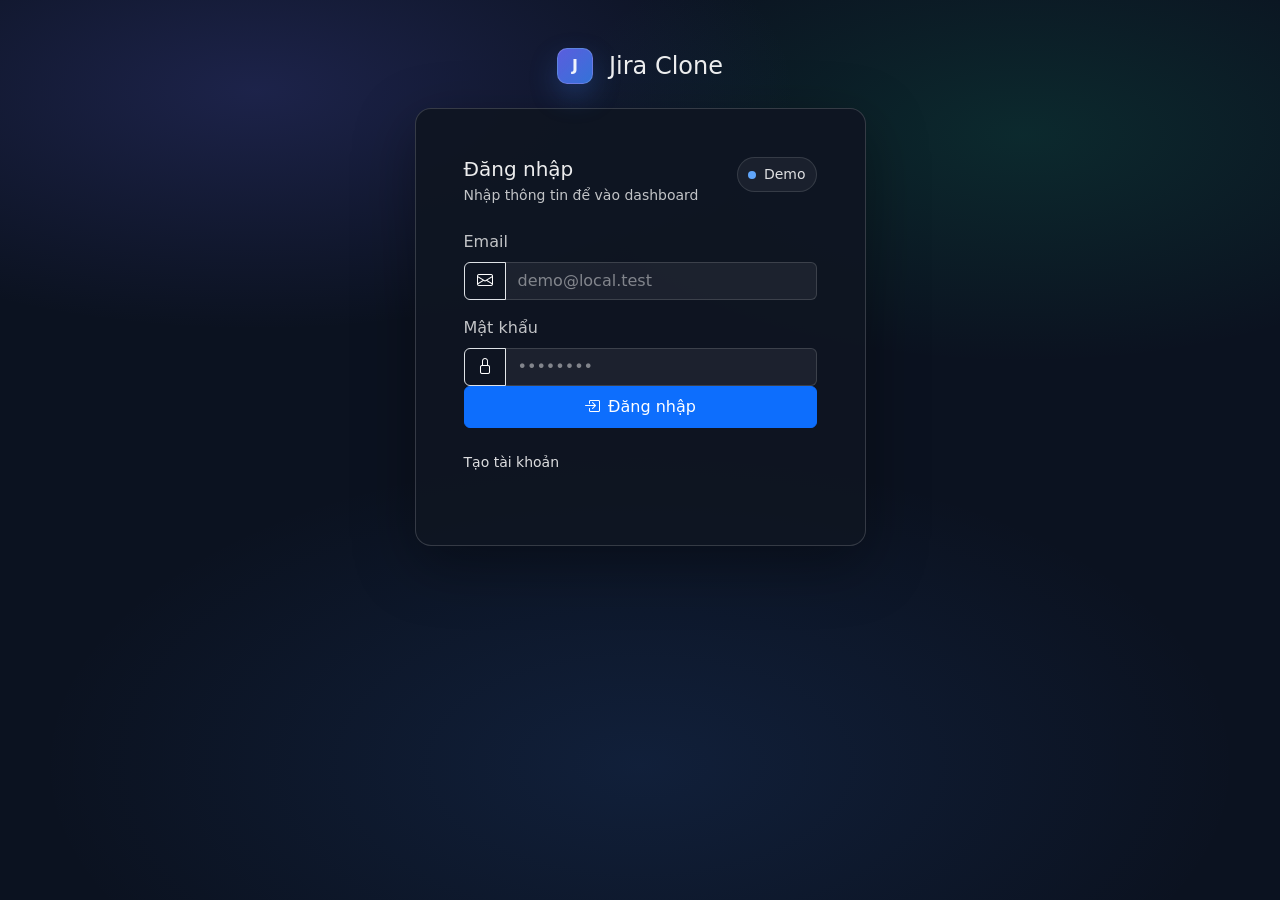
<file: static-ui/index.html>
<!doctype html>
<html lang="vi">
  <head>
    <meta charset="utf-8" />
    <meta name="viewport" content="width=device-width,initial-scale=1" />
    <title>Jira UI • Static</title>
    <meta http-equiv="refresh" content="0; url=sign-in.html" />
  </head>
  <body>
    <p>
      Redirecting to <a href="sign-in.html">sign-in</a>...
    </p>
  </body>
</html>
</file>
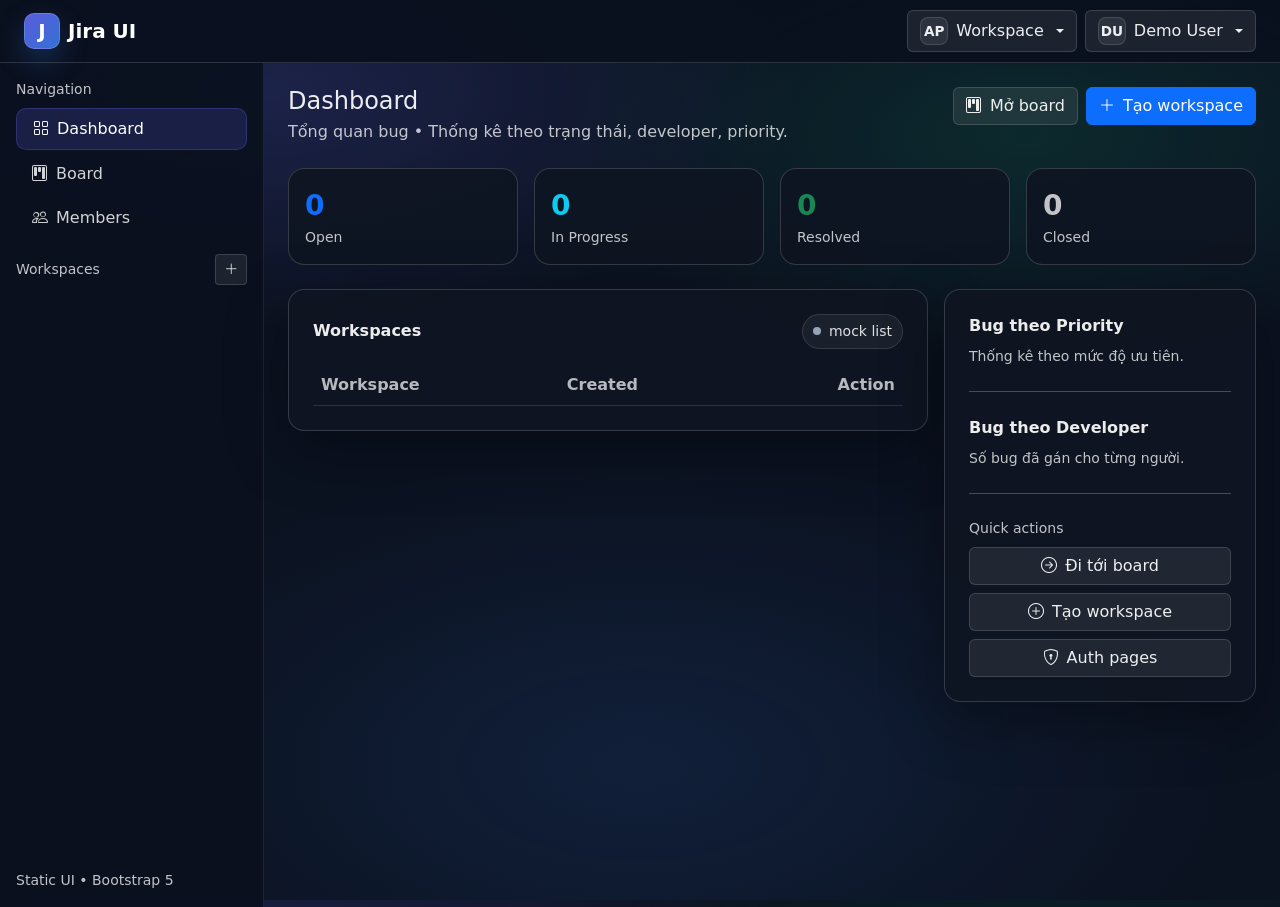
<file: static-ui/dashboard.html>
<!doctype html>
<html lang="vi">
  <head>
    <meta charset="utf-8" />
    <meta name="viewport" content="width=device-width,initial-scale=1" />
    <title>Jira UI • Dashboard</title>

    <link href="https://cdn.jsdelivr.net/npm/bootstrap@5.3.3/dist/css/bootstrap.min.css" rel="stylesheet" />
    <link href="https://cdn.jsdelivr.net/npm/bootstrap-icons@1.11.3/font/bootstrap-icons.min.css" rel="stylesheet" />
    <link href="assets/styles.css" rel="stylesheet" />
  </head>
  <body>
    <div class="app-shell">
      <!-- Navbar -->
      <nav class="navbar navbar-expand-lg app-navbar sticky-top">
        <div class="container-fluid px-3 px-lg-4">
          <a class="navbar-brand d-flex align-items-center gap-2 text-white" href="dashboard.html">
            <span class="brand-badge">J</span>
            <span class="fw-semibold">Jira UI</span>
          </a>

          <button class="btn btn-soft d-lg-none" type="button" data-bs-toggle="offcanvas" data-bs-target="#mobileSidebar">
            <i class="bi bi-list"></i>
          </button>

          <div class="d-none d-lg-flex align-items-center gap-3 ms-3">
            <div class="input-group">
<!--              <span class="input-group-text bg-transparent text-white border-opacity-25"><i class="bi bi-search"></i></span>-->
<!--              <input id="globalSearch" class="form-control" placeholder="Search (Ctrl+K)" />-->
            </div>
          </div>

          <div class="ms-auto d-flex align-items-center gap-2">
            <!-- Workspace switcher -->
            <div class="dropdown">
              <button class="btn btn-soft dropdown-toggle d-flex align-items-center gap-2" data-bs-toggle="dropdown" aria-expanded="false">
                <span id="currentWorkspaceAvatar" class="workspace-avatar">AP</span>
                <span id="currentWorkspaceName" class="text-truncate" style="max-width: 180px;">Workspace</span>
              </button>
              <ul class="dropdown-menu dropdown-menu-end" style="min-width: 320px;">
                <li class="px-3 pt-2 pb-1 small app-muted">Workspaces</li>
                <li><hr class="dropdown-divider" /></li>
                <div id="workspaceMenu"></div>
                <li><hr class="dropdown-divider" /></li>
                <li class="px-2 pb-2">
                  <button class="btn btn-primary w-100" data-bs-toggle="modal" data-bs-target="#createWorkspaceModal">
                    <i class="bi bi-plus-lg me-2"></i>Tạo workspace
                  </button>
                </li>
              </ul>
            </div>

            <!-- User -->
            <div class="dropdown">
              <button class="btn btn-soft dropdown-toggle d-flex align-items-center gap-2" data-bs-toggle="dropdown" aria-expanded="false">
                <span class="workspace-avatar" data-user-avatar>DU</span>
                <span class="d-none d-md-inline" data-user-name>Demo User</span>
              </button>
              <ul class="dropdown-menu dropdown-menu-end">
                <li class="px-3 pt-2 pb-1">
                  <div class="d-flex align-items-center gap-2">
                    <span class="fw-semibold" data-user-name>Demo User</span>
                    <span class="badge role-badge text-bg-secondary" data-user-role>Developer</span>
                  </div>
                  <div class="small app-muted" data-user-email>demo@local.test</div>
                </li>
                <li><hr class="dropdown-divider" /></li>
                <li><a class="dropdown-item" href="workspace.html"><i class="bi bi-kanban me-2"></i>Mở board</a></li>
                <li><a class="dropdown-item" href="#" data-action="logout"><i class="bi bi-box-arrow-right me-2"></i>Đăng xuất</a></li>
              </ul>
            </div>
          </div>
        </div>
      </nav>

      <div class="d-flex">
        <!-- Desktop sidebar -->
        <aside class="sidebar d-none d-lg-flex flex-column p-3" style="width: 264px; min-height: calc(100vh - 56px);">
          <div class="d-flex align-items-center justify-content-between mb-2">
            <div class="small app-muted">Navigation</div>
<!--            <span class="kbd-hint">Ctrl K</span>-->
          </div>

          <nav class="nav nav-pills flex-column gap-1 mb-3">
            <a class="nav-link active" href="dashboard.html"><i class="bi bi-grid me-2"></i>Dashboard</a>
            <a class="nav-link" href="workspace.html"><i class="bi bi-kanban me-2"></i>Board</a>
            <a class="nav-link" href="#" data-bs-toggle="modal" data-bs-target="#memberManagementModal"><i class="bi bi-people me-2"></i>Members</a>
          </nav>

          <div class="d-flex align-items-center justify-content-between mb-2">
            <div class="small app-muted">Workspaces</div>
            <button class="btn btn-sm btn-soft" data-bs-toggle="modal" data-bs-target="#createWorkspaceModal">
              <i class="bi bi-plus-lg"></i>
            </button>
          </div>
          <div id="workspaceListDesktop" class="nav nav-pills flex-column gap-1"></div>

          <div class="mt-auto pt-3 small app-muted">
            Static UI • Bootstrap 5
          </div>
        </aside>

        <!-- Content -->
        <main class="flex-grow-1">
          <div class="container-fluid px-3 px-lg-4 py-4">
            <div class="d-flex align-items-start justify-content-between flex-wrap gap-3">
              <div>
                <div class="h4 mb-1">Dashboard</div>
                <div class="app-muted">Tổng quan bug • Thống kê theo trạng thái, developer, priority.</div>
              </div>
              <div class="d-flex gap-2">
                <button class="btn btn-soft" onclick="location.href='workspace.html'"><i class="bi bi-kanban me-2"></i>Mở board</button>
                <button class="btn btn-primary" data-bs-toggle="modal" data-bs-target="#createWorkspaceModal"><i class="bi bi-plus-lg me-2"></i>Tạo workspace</button>
              </div>
            </div>

            <!-- Bug statistics -->
            <div class="row g-3 mt-2">
              <div class="col-6 col-md-3">
                <div class="stat-card">
                  <div class="stat-value text-primary" id="statOpen">0</div>
                  <div class="stat-label">Open</div>
                </div>
              </div>
              <div class="col-6 col-md-3">
                <div class="stat-card">
                  <div class="stat-value text-info" id="statInProgress">0</div>
                  <div class="stat-label">In Progress</div>
                </div>
              </div>
              <div class="col-6 col-md-3">
                <div class="stat-card">
                  <div class="stat-value text-success" id="statResolved">0</div>
                  <div class="stat-label">Resolved</div>
                </div>
              </div>
              <div class="col-6 col-md-3">
                <div class="stat-card">
                  <div class="stat-value app-muted" id="statClosed">0</div>
                  <div class="stat-label">Closed</div>
                </div>
              </div>
            </div>

            <div class="row g-3 mt-2">
              <div class="col-12 col-xl-8">
                <div class="app-card rounded-4 p-3 p-lg-4">
                  <div class="d-flex align-items-center justify-content-between mb-3">
                    <div class="fw-semibold">Workspaces</div>
                    <span class="chip"><span class="status-dot todo"></span> mock list</span>
                  </div>
                  <div class="table-responsive">
                    <table class="table app-table align-middle mb-0">
                      <thead>
                        <tr>
                          <th>Workspace</th>
                          <th>Created</th>
                          <th class="text-end">Action</th>
                        </tr>
                      </thead>
                      <tbody id="workspaceTableBody"></tbody>
                    </table>
                  </div>
                </div>
              </div>

              <div class="col-12 col-xl-4">
                <div class="app-card rounded-4 p-3 p-lg-4 h-100">
                  <div class="fw-semibold mb-2">Bug theo Priority</div>
                  <div class="app-muted small mb-3">Thống kê theo mức độ ưu tiên.</div>
                  <div id="dashboardByPriority"></div>

                  <hr class="border-opacity-25 my-4" />

                  <div class="fw-semibold mb-2">Bug theo Developer</div>
                  <div class="app-muted small mb-3">Số bug đã gán cho từng người.</div>
                  <div id="dashboardByDeveloper"></div>

                  <hr class="border-opacity-25 my-4" />

                  <div class="small app-muted">Quick actions</div>
                  <div class="d-grid gap-2 mt-2">
                    <a class="btn btn-soft" href="workspace.html"><i class="bi bi-arrow-right-circle me-2"></i>Đi tới board</a>
                    <button class="btn btn-soft" data-bs-toggle="modal" data-bs-target="#createWorkspaceModal"><i class="bi bi-plus-circle me-2"></i>Tạo workspace</button>
                    <a class="btn btn-soft" href="sign-in.html"><i class="bi bi-shield-lock me-2"></i>Auth pages</a>
                  </div>
                </div>
              </div>
            </div>
          </div>
        </main>
      </div>
    </div>

    <!-- Mobile sidebar -->
    <div class="offcanvas offcanvas-start sidebar text-white" tabindex="-1" id="mobileSidebar">
      <div class="offcanvas-header">
        <div class="d-flex align-items-center gap-2">
          <span class="brand-badge">J</span>
          <div>
            <div class="fw-semibold">Jira UI</div>
            <div class="small app-muted">Static</div>
          </div>
        </div>
        <button type="button" class="btn-close btn-close-white" data-bs-dismiss="offcanvas" aria-label="Close"></button>
      </div>
      <div class="offcanvas-body d-flex flex-column gap-3">
        <div class="input-group">
          <span class="input-group-text bg-transparent text-white border-opacity-25"><i class="bi bi-search"></i></span>
          <input id="globalSearchMobile" class="form-control" placeholder="Search (Ctrl+K)" />
        </div>

        <nav class="nav nav-pills flex-column gap-1">
          <a class="nav-link active" href="dashboard.html"><i class="bi bi-grid me-2"></i>Dashboard</a>
          <a class="nav-link" href="workspace.html"><i class="bi bi-kanban me-2"></i>Board</a>
          <a class="nav-link" href="#"><i class="bi bi-people me-2"></i>Members</a>
        </nav>

        <div class="d-flex align-items-center justify-content-between">
          <div class="small app-muted">Workspaces</div>
          <button class="btn btn-sm btn-soft" data-bs-toggle="modal" data-bs-target="#createWorkspaceModal">
            <i class="bi bi-plus-lg"></i>
          </button>
        </div>
        <div id="workspaceListMobile" class="nav nav-pills flex-column gap-1"></div>

        <div class="mt-auto">
          <a class="btn btn-soft w-100" href="#" data-action="logout"><i class="bi bi-box-arrow-right me-2"></i>Đăng xuất</a>
        </div>
      </div>
    </div>

    <!-- Create workspace modal -->
    <div class="modal fade" id="createWorkspaceModal" tabindex="-1" aria-hidden="true">
      <div class="modal-dialog modal-dialog-centered">
        <div class="modal-content app-card">
          <div class="modal-header border-opacity-25">
            <h5 class="modal-title">Tạo workspace</h5>
            <button type="button" class="btn-close btn-close-white" data-bs-dismiss="modal" aria-label="Close"></button>
          </div>
          <div class="modal-body">
            <form id="createWorkspaceForm" class="d-grid gap-3">
              <div>
                <label class="form-label app-muted">Tên workspace</label>
                <input class="form-control" name="name" placeholder="Ví dụ: Marketing Team" required />
              </div>
              <button class="btn btn-primary" type="submit"><i class="bi bi-check2-circle me-2"></i>Tạo</button>
              <div class="small app-muted">UI mock: tạo xong sẽ lưu localStorage.</div>
            </form>
          </div>
        </div>
      </div>
    </div>

    <!-- Member management modal -->
    <div class="modal fade" id="memberManagementModal" tabindex="-1" aria-hidden="true">
      <div class="modal-dialog modal-dialog-centered modal-lg">
        <div class="modal-content app-card">
          <div class="modal-header border-opacity-25">
            <div>
              <h5 class="modal-title">Quản trị thành viên</h5>
              <div class="small app-muted">Mời thành viên hoặc thiết lập vai trò (Manager, Developer, Tester) cho dự án.</div>
            </div>
            <button type="button" class="btn-close btn-close-white" data-bs-dismiss="modal" aria-label="Close"></button>
          </div>
          <div class="modal-body">
            <form id="inviteMemberForm" class="d-flex gap-2 mb-4">
              <input type="email" class="form-control" placeholder="Nhập email đồng đội để mời..." required />
              <select class="form-select" style="width: 140px;">
                <option value="developer">Developer</option>
                <option value="tester">Tester</option>
                <option value="manager">Manager</option>
              </select>
              <button class="btn btn-primary" type="submit"><i class="bi bi-envelope-plus"></i></button>
            </form>
            
            <div class="fw-semibold mb-2">Thành viên trong nhóm</div>
            <div class="table-responsive">
              <table class="table app-table align-middle">
                <thead>
                  <tr>
                    <th>Người dùng</th>
                    <th>Vai trò (Role)</th>
                    <th class="text-end">Hành động</th>
                  </tr>
                </thead>
                <tbody id="memberTableBody">
                  <!-- JS Mock -->
                </tbody>
              </table>
            </div>
          </div>
        </div>
      </div>
    </div>

    <div class="toast-container position-fixed top-0 end-0 p-3" id="toastContainer"></div>

    <script src="https://cdn.jsdelivr.net/npm/bootstrap@5.3.3/dist/js/bootstrap.bundle.min.js"></script>
    <script src="assets/app.js"></script>
  </body>
</html>
</file>
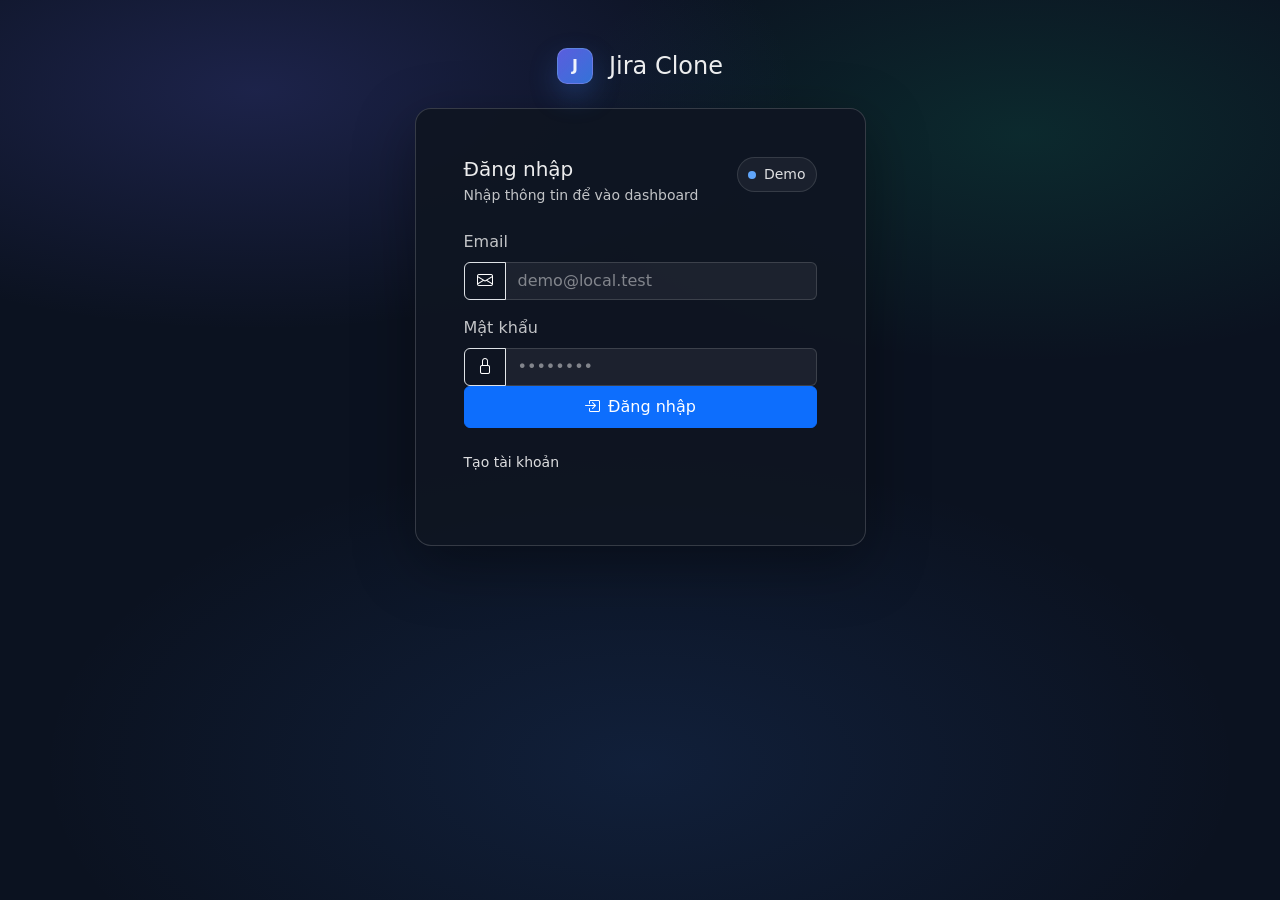
<file: static-ui/sign-in.html>
<!doctype html>
<html lang="vi">

<head>
  <meta charset="utf-8" />
  <meta name="viewport" content="width=device-width,initial-scale=1" />
  <title>Jira UI • Sign in</title>

  <link href="https://cdn.jsdelivr.net/npm/bootstrap@5.3.3/dist/css/bootstrap.min.css" rel="stylesheet" />
  <link href="https://cdn.jsdelivr.net/npm/bootstrap-icons@1.11.3/font/bootstrap-icons.min.css" rel="stylesheet" />
  <link href="assets/styles.css" rel="stylesheet" />
</head>

<body>
  <div class="container py-5">
    <div class="row justify-content-center">
      <div class="col-12 col-md-7 col-lg-5">
        <div class="d-flex align-items-center justify-content-center gap-3 mb-4">
          <div class="brand-badge">J</div>
          <div>
            <div class="h4 mb-0">Jira Clone</div>
            <!-- <div class="app-muted small">Đăng nhập qua API • cần Spring Boot chạy tại <code class="small">localhost:8080</code></div> -->
          </div>
        </div>

        <div class="app-card rounded-4 p-4 p-md-5">
          <div class="d-flex align-items-start justify-content-between mb-3">
            <div>
              <div class="h5 mb-1">Đăng nhập</div>
              <div class="app-muted small">Nhập thông tin để vào dashboard</div>
            </div>
            <span class="chip"><span class="status-dot inprogress"></span> Demo</span>
          </div>

          <form id="signInForm" class="mt-4">
            <div class="mb-3">
              <label class="form-label app-muted">Email</label>
              <div class="input-group">
                <span class="input-group-text bg-transparent text-white border-opacity-25"><i
                    class="bi bi-envelope"></i></span>
                <input class="form-control" type="email" name="email" placeholder="demo@local.test" required />
              </div>
            </div>

            <div class="mb-3">
              <label class="form-label app-muted">Mật khẩu</label>
              <div class="input-group">
                <span class="input-group-text bg-transparent text-white border-opacity-25"><i
                    class="bi bi-lock"></i></span>
                <input class="form-control" type="password" name="password" placeholder="••••••••" minlength="6"
                  required />
              </div>
              <!-- <div class="form-text app-muted">Dùng email và mật khẩu tài khoản trong database (≥ 6 ký tự). Mở trang qua Live Server hoặc <code class="small">http://</code> — tránh mở file trực tiếp <code class="small">file://</code> nếu gặp lỗi.</div>
              </div> -->

              <button class="btn btn-primary w-100 py-2" type="submit">
                <i class="bi bi-box-arrow-in-right me-2"></i>Đăng nhập
              </button>
          </form>

          <div class="d-flex align-items-center justify-content-between mt-4">
            <!-- <a class="app-link small" href="dashboard.html">Vào thẳng dashboard</a> -->
            <a class="app-link small" href="sign-up.html">Tạo tài khoản</a>
          </div>
        </div>

        <div class="text-center app-muted small mt-4">
          
        </div>
      </div>
    </div>
  </div>

  <div class="toast-container position-fixed top-0 end-0 p-3" id="toastContainer"></div>

  <script src="https://cdn.jsdelivr.net/npm/bootstrap@5.3.3/dist/js/bootstrap.bundle.min.js"></script>
  <script src="assets/app.js"></script>
</body>

</html>
</file>
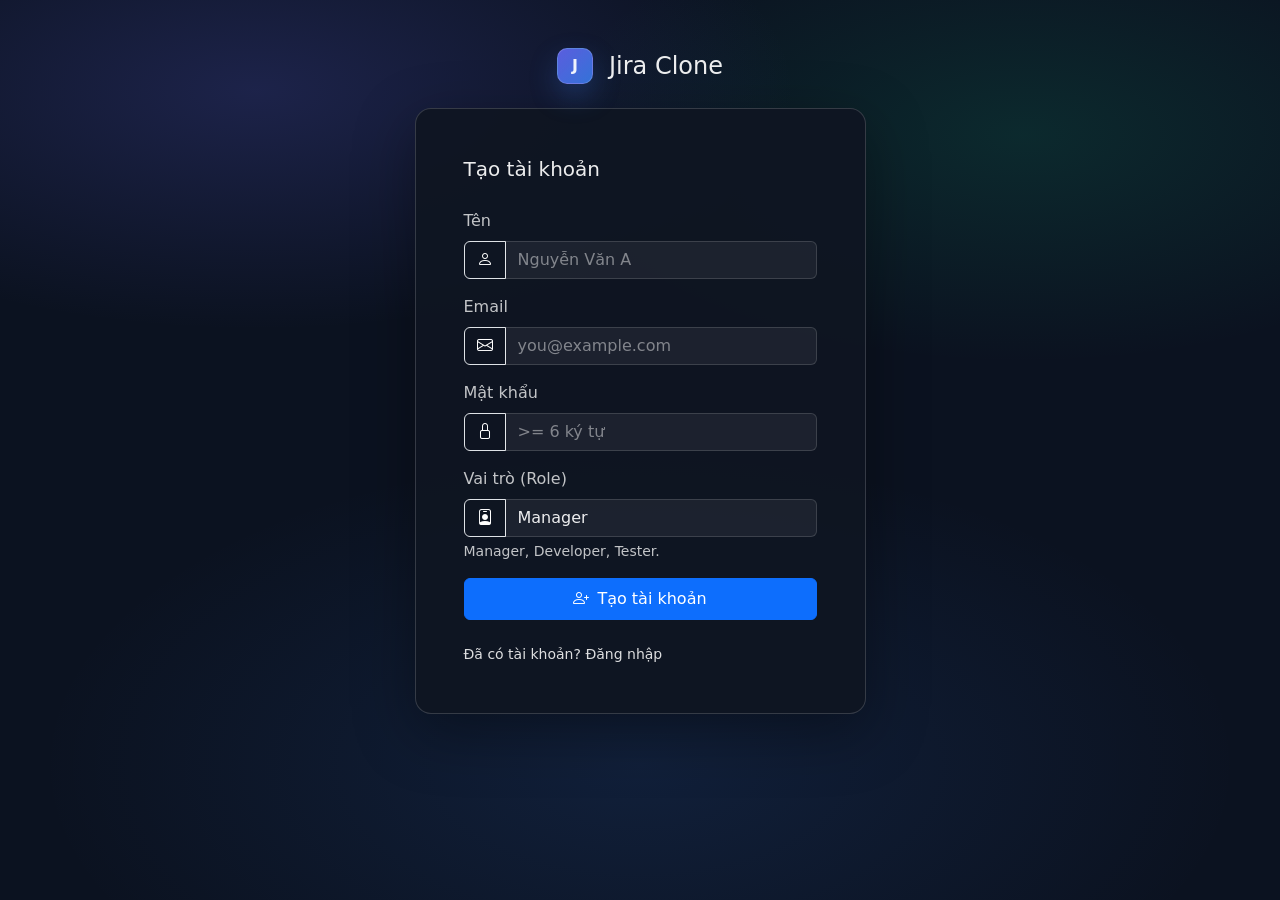
<file: static-ui/sign-up.html>
<!doctype html>
<html lang="vi">
  <head>
    <meta charset="utf-8" />
    <meta name="viewport" content="width=device-width,initial-scale=1" />
    <title>Jira UI • Sign up</title>

    <link href="https://cdn.jsdelivr.net/npm/bootstrap@5.3.3/dist/css/bootstrap.min.css" rel="stylesheet" />
    <link href="https://cdn.jsdelivr.net/npm/bootstrap-icons@1.11.3/font/bootstrap-icons.min.css" rel="stylesheet" />
    <link href="assets/styles.css" rel="stylesheet" />
  </head>
  <body>
    <div class="container py-5">
      <div class="row justify-content-center">
        <div class="col-12 col-md-7 col-lg-5">
          <div class="d-flex align-items-center justify-content-center gap-3 mb-4">
            <div class="brand-badge">J</div>
            <div>
              <div class="h4 mb-0">Jira Clone</div>
              <!-- <div class="app-muted small">Static UI • không kết nối server</div> -->
            </div>
          </div>

          <div class="app-card rounded-4 p-4 p-md-5">
            <div class="d-flex align-items-start justify-content-between mb-3">
              <div>
                <div class="h5 mb-1">Tạo tài khoản</div>
                <!-- <div class="app-muted small">Tạo profile demo để hiển thị trên dashboard.</div> -->
              </div>
              <!-- <span class="chip"><span class="status-dot todo"></span> Mock</span> -->
            </div>

            <form id="signUpForm" class="mt-4">
              <div class="mb-3">
                <label class="form-label app-muted">Tên</label>
                <div class="input-group">
                  <span class="input-group-text bg-transparent text-white border-opacity-25"><i class="bi bi-person"></i></span>
                  <input class="form-control" type="text" name="name" placeholder="Nguyễn Văn A" required />
                </div>
              </div>

              <div class="mb-3">
                <label class="form-label app-muted">Email</label>
                <div class="input-group">
                  <span class="input-group-text bg-transparent text-white border-opacity-25"><i class="bi bi-envelope"></i></span>
                  <input class="form-control" type="email" name="email" placeholder="you@example.com" required />
                </div>
              </div>

              <div class="mb-3">
                <label class="form-label app-muted">Mật khẩu</label>
                <div class="input-group">
                  <span class="input-group-text bg-transparent text-white border-opacity-25"><i class="bi bi-lock"></i></span>
                  <input class="form-control" type="password" name="password" placeholder=">= 6 ký tự" minlength="6" required />
                </div>
                <!-- <div class="form-text app-muted">UI mock: không lưu thật, chỉ dùng để hiển thị.</div> -->
              </div>

              <div class="mb-3">
                <label class="form-label app-muted">Vai trò (Role)</label>
                <div class="input-group">
                  <span class="input-group-text bg-transparent text-white border-opacity-25"><i class="bi bi-person-badge"></i></span>
                  <select class="form-select" name="role">
                    <!-- <option value="admin">Admin</option> -->
                    <option value="manager" selected>Manager</option>
                    <option value="developer">Developer</option>
                    <option value="tester">Tester</option>
                  </select>
                </div>
                <div class="form-text app-muted">Manager, Developer, Tester.</div>
              </div>

              <button class="btn btn-primary w-100 py-2" type="submit">
                <i class="bi bi-person-plus me-2"></i>Tạo tài khoản
              </button>
            </form>

            <div class="d-flex align-items-center justify-content-between mt-4">
              <a class="app-link small" href="sign-in.html">Đã có tài khoản? Đăng nhập</a>
              <!-- <a class="app-link small" href="dashboard.html">Vào thẳng dashboard</a> -->
            </div>
          </div>
        </div>
      </div>
    </div>

    <div class="toast-container position-fixed top-0 end-0 p-3" id="toastContainer"></div>

    <script src="https://cdn.jsdelivr.net/npm/bootstrap@5.3.3/dist/js/bootstrap.bundle.min.js"></script>
    <script src="assets/app.js"></script>
  </body>
</html>
</file>
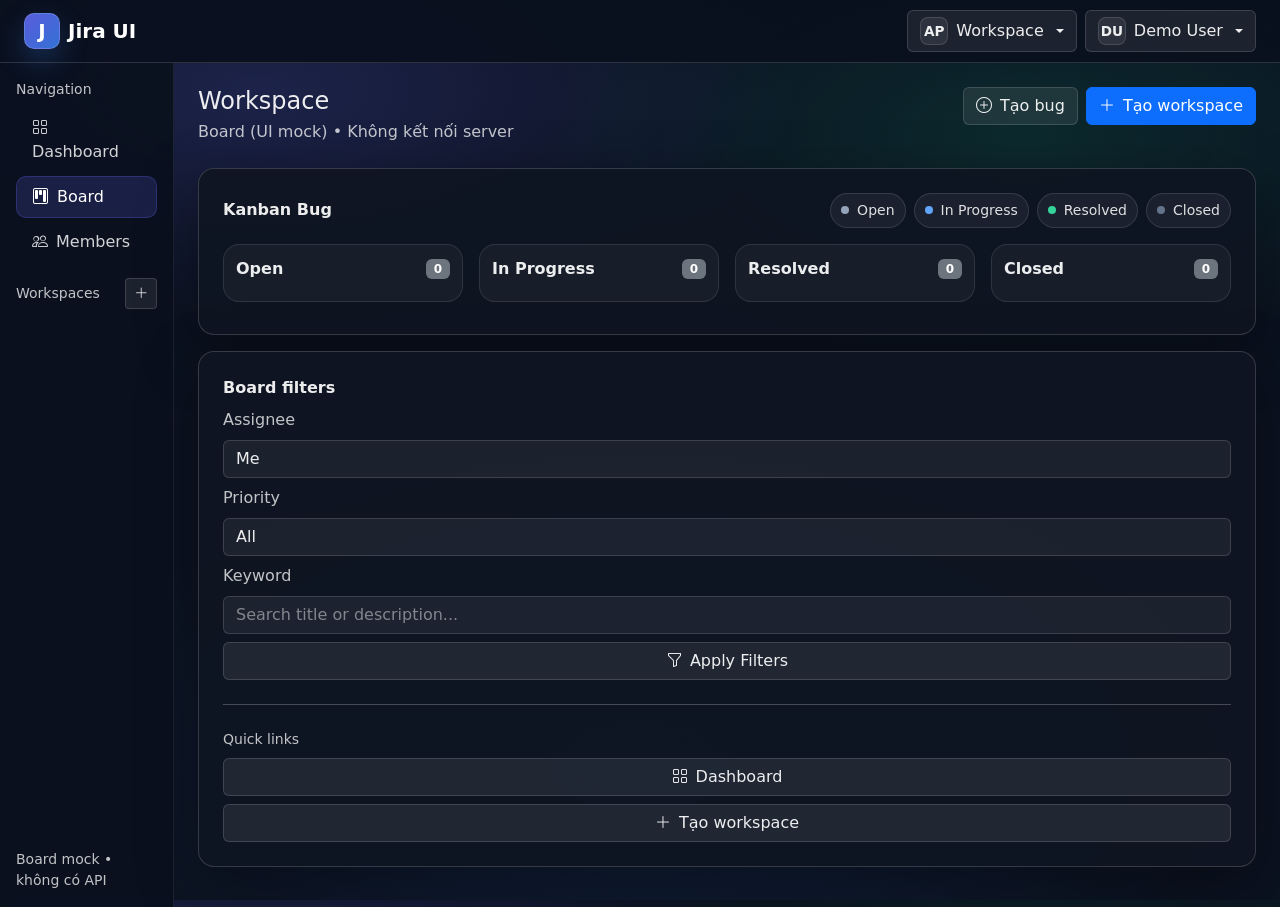
<file: static-ui/workspace.html>
<!doctype html>
<html lang="vi">
  <head>
    <meta charset="utf-8" />
    <meta name="viewport" content="width=device-width,initial-scale=1" />
    <title>Jira UI • Workspace</title>

    <link href="https://cdn.jsdelivr.net/npm/bootstrap@5.3.3/dist/css/bootstrap.min.css" rel="stylesheet" />
    <link href="https://cdn.jsdelivr.net/npm/bootstrap-icons@1.11.3/font/bootstrap-icons.min.css" rel="stylesheet" />
    <link href="assets/styles.css" rel="stylesheet" />
  </head>
  <body>
    <div class="app-shell">
      <!-- Navbar -->
      <nav class="navbar navbar-expand-lg app-navbar sticky-top">
        <div class="container-fluid px-3 px-lg-4">
          <a class="navbar-brand d-flex align-items-center gap-2 text-white" href="dashboard.html">
            <span class="brand-badge">J</span>
            <span class="fw-semibold">Jira UI</span>
          </a>

          <button class="btn btn-soft d-lg-none" type="button" data-bs-toggle="offcanvas" data-bs-target="#mobileSidebar">
            <i class="bi bi-list"></i>
          </button>

          <div class="d-none d-lg-flex align-items-center gap-3 ms-3">
            <div class="input-group">
<!--              <span class="input-group-text bg-transparent text-white border-opacity-25"><i class="bi bi-search"></i></span>-->
<!--              <input id="globalSearch" class="form-control" placeholder="Search issues (Ctrl+K)" />-->
            </div>
          </div>

          <div class="ms-auto d-flex align-items-center gap-2">
            <!-- Workspace switcher -->
            <div class="dropdown">
              <button class="btn btn-soft dropdown-toggle d-flex align-items-center gap-2" data-bs-toggle="dropdown" aria-expanded="false">
                <span id="currentWorkspaceAvatar" class="workspace-avatar">AP</span>
                <span id="currentWorkspaceName" class="text-truncate" style="max-width: 180px;">Workspace</span>
              </button>
              <ul class="dropdown-menu dropdown-menu-end" style="min-width: 320px;">
                <li class="px-3 pt-2 pb-1 small app-muted">Workspaces</li>
                <li><hr class="dropdown-divider" /></li>
                <div id="workspaceMenu"></div>
                <li><hr class="dropdown-divider" /></li>
                <li class="px-2 pb-2">
                  <button class="btn btn-primary w-100" data-bs-toggle="modal" data-bs-target="#createWorkspaceModal">
                    <i class="bi bi-plus-lg me-2"></i>Tạo workspace
                  </button>
                </li>
              </ul>
            </div>

            <!-- User -->
            <div class="dropdown">
              <button class="btn btn-soft dropdown-toggle d-flex align-items-center gap-2" data-bs-toggle="dropdown" aria-expanded="false">
                <span class="workspace-avatar" data-user-avatar>DU</span>
                <span class="d-none d-md-inline" data-user-name>Demo User</span>
              </button>
              <ul class="dropdown-menu dropdown-menu-end">
                <li class="px-3 pt-2 pb-1">
                  <div class="d-flex align-items-center gap-2">
                    <span class="fw-semibold" data-user-name>Demo User</span>
                    <span class="badge role-badge text-bg-secondary" data-user-role>Developer</span>
                  </div>
                  <div class="small app-muted" data-user-email>demo@local.test</div>
                </li>
                <li><hr class="dropdown-divider" /></li>
                <li><a class="dropdown-item" href="dashboard.html"><i class="bi bi-grid me-2"></i>Dashboard</a></li>
                <li><a class="dropdown-item" href="#" data-action="logout"><i class="bi bi-box-arrow-right me-2"></i>Đăng xuất</a></li>
              </ul>
            </div>
          </div>
        </div>
      </nav>

      <div class="d-flex">
        <!-- Desktop sidebar -->
        <aside class="sidebar d-none d-lg-flex flex-column p-3" style="width: 264px; min-height: calc(100vh - 56px);">
          <div class="d-flex align-items-center justify-content-between mb-2">
            <div class="small app-muted">Navigation</div>
<!--            <span class="kbd-hint">Ctrl K</span>-->
          </div>

          <nav class="nav nav-pills flex-column gap-1 mb-3">
            <a class="nav-link" href="dashboard.html"><i class="bi bi-grid me-2"></i>Dashboard</a>
            <a class="nav-link active" href="workspace.html"><i class="bi bi-kanban me-2"></i>Board</a>
            <a class="nav-link" href="#" data-bs-toggle="modal" data-bs-target="#memberManagementModal"><i class="bi bi-people me-2"></i>Members</a>
          </nav>

          <div class="d-flex align-items-center justify-content-between mb-2">
            <div class="small app-muted">Workspaces</div>
            <button class="btn btn-sm btn-soft" data-bs-toggle="modal" data-bs-target="#createWorkspaceModal">
              <i class="bi bi-plus-lg"></i>
            </button>
          </div>
          <div id="workspaceListDesktop" class="nav nav-pills flex-column gap-1"></div>

          <div class="mt-auto pt-3 small app-muted">
            Board mock • không có API
          </div>
        </aside>

        <!-- Content -->
        <main class="flex-grow-1">
          <div class="container-fluid px-3 px-lg-4 py-4">
            <div class="d-flex align-items-start justify-content-between flex-wrap gap-3">
              <div>
                <div class="h4 mb-1" id="workspacePageTitle">Workspace</div>
                <div class="app-muted" id="workspacePageSubtitle">Board (UI mock) • Không kết nối server</div>
              </div>
              <div class="d-flex gap-2">
                <button class="btn btn-soft" data-bs-toggle="modal" data-bs-target="#createBugModal">
                  <i class="bi bi-plus-circle me-2"></i>Tạo bug
                </button>
                <button class="btn btn-primary" data-bs-toggle="modal" data-bs-target="#createWorkspaceModal">
                  <i class="bi bi-plus-lg me-2"></i>Tạo workspace
                </button>
              </div>
            </div>

            <div class="row g-3 mt-2">
              <div class="col-12 col-xxl-9">
                <div class="app-card rounded-4 p-3 p-lg-4">
                  <div class="d-flex align-items-center justify-content-between flex-wrap gap-2 mb-3">
                    <div class="fw-semibold">Kanban Bug</div>
                    <div class="d-flex align-items-center gap-2 flex-wrap">
                      <span class="chip"><span class="status-dot open"></span>Open</span>
                      <span class="chip"><span class="status-dot inprogress"></span>In Progress</span>
                      <span class="chip"><span class="status-dot resolved"></span>Resolved</span>
                      <span class="chip"><span class="status-dot closed"></span>Closed</span>
                    </div>
                  </div>

                  <div class="kanban">
                    <div class="kanban-col">
                      <div class="d-flex align-items-center justify-content-between mb-2">
                        <div class="fw-semibold">Open</div>
                        <span class="badge text-bg-secondary" data-kanban-count="open">0</span>
                      </div>
                      <div class="d-grid gap-2" id="kanbanOpen"></div>
                    </div>
                    <div class="kanban-col">
                      <div class="d-flex align-items-center justify-content-between mb-2">
                        <div class="fw-semibold">In Progress</div>
                        <span class="badge text-bg-secondary" data-kanban-count="inprogress">0</span>
                      </div>
                      <div class="d-grid gap-2" id="kanbanInProgress"></div>
                    </div>
                    <div class="kanban-col">
                      <div class="d-flex align-items-center justify-content-between mb-2">
                        <div class="fw-semibold">Resolved</div>
                        <span class="badge text-bg-secondary" data-kanban-count="resolved">0</span>
                      </div>
                      <div class="d-grid gap-2" id="kanbanResolved"></div>
                    </div>
                    <div class="kanban-col">
                      <div class="d-flex align-items-center justify-content-between mb-2">
                        <div class="fw-semibold">Closed</div>
                        <span class="badge text-bg-secondary" data-kanban-count="closed">0</span>
                      </div>
                      <div class="d-grid gap-2" id="kanbanClosed"></div>
                    </div>
                  </div>
                </div>
              </div>

              <div class="col-12 col-xxl-3">
                <div class="app-card rounded-4 p-3 p-lg-4 h-100">
                  <div class="fw-semibold mb-2">Board filters</div>

                  <div class="d-grid gap-2">
                    <div>
                      <label class="form-label app-muted">Assignee</label>
                      <select class="form-select" id="boardFilterAssignee">
                        <option value="Any">Any</option>
                        <option value="Me" selected>Me</option>
                        <option value="Team">Team</option>
                      </select>
                    </div>
                    <div>
                      <label class="form-label app-muted">Priority</label>
                      <select class="form-select" id="boardFilterPriority">
                        <option value="All" selected>All</option>
                        <option value="High">High</option>
                        <option value="Medium">Medium</option>
                        <option value="Low">Low</option>
                      </select>
                    </div>
                    <div>
                      <label class="form-label app-muted">Keyword</label>
                      <input class="form-control" id="boardFilterKeyword" placeholder="Search title or description..." />
                    </div>
                    <button class="btn btn-soft" type="button" id="btnApplyFilters">
                      <i class="bi bi-funnel me-2"></i>Apply Filters
                    </button>
                  </div>

                  <hr class="border-opacity-25 my-4" />

                  <div class="small app-muted">Quick links</div>
                  <div class="d-grid gap-2 mt-2">
                    <a class="btn btn-soft" href="dashboard.html"><i class="bi bi-grid me-2"></i>Dashboard</a>
                    <button class="btn btn-soft" data-bs-toggle="modal" data-bs-target="#createWorkspaceModal"><i class="bi bi-plus-lg me-2"></i>Tạo workspace</button>
                  </div>
                </div>
              </div>
            </div>
          </div>
        </main>
      </div>
    </div>

    <!-- Mobile sidebar -->
    <div class="offcanvas offcanvas-start sidebar text-white" tabindex="-1" id="mobileSidebar">
      <div class="offcanvas-header">
        <div class="d-flex align-items-center gap-2">
          <span class="brand-badge">J</span>
          <div>
            <div class="fw-semibold">Jira UI</div>
            <div class="small app-muted">Static</div>
          </div>
        </div>
        <button type="button" class="btn-close btn-close-white" data-bs-dismiss="offcanvas" aria-label="Close"></button>
      </div>
      <div class="offcanvas-body d-flex flex-column gap-3">
        <div class="input-group">
          <span class="input-group-text bg-transparent text-white border-opacity-25"><i class="bi bi-search"></i></span>
          <input id="globalSearchMobile" class="form-control" placeholder="Search (Ctrl+K)" />
        </div>

        <nav class="nav nav-pills flex-column gap-1">
          <a class="nav-link" href="dashboard.html"><i class="bi bi-grid me-2"></i>Dashboard</a>
          <a class="nav-link active" href="workspace.html"><i class="bi bi-kanban me-2"></i>Board</a>
        </nav>

        <div class="d-flex align-items-center justify-content-between">
          <div class="small app-muted">Workspaces</div>
          <button class="btn btn-sm btn-soft" data-bs-toggle="modal" data-bs-target="#createWorkspaceModal">
            <i class="bi bi-plus-lg"></i>
          </button>
        </div>
        <div id="workspaceListMobile" class="nav nav-pills flex-column gap-1"></div>

        <div class="mt-auto">
          <a class="btn btn-soft w-100" href="#" data-action="logout"><i class="bi bi-box-arrow-right me-2"></i>Đăng xuất</a>
        </div>
      </div>
    </div>

    <!-- Create workspace modal -->
    <div class="modal fade" id="createWorkspaceModal" tabindex="-1" aria-hidden="true">
      <div class="modal-dialog modal-dialog-centered">
        <div class="modal-content app-card">
          <div class="modal-header border-opacity-25">
            <h5 class="modal-title">Tạo workspace</h5>
            <button type="button" class="btn-close btn-close-white" data-bs-dismiss="modal" aria-label="Close"></button>
          </div>
          <div class="modal-body">
            <form id="createWorkspaceForm" class="d-grid gap-3">
              <div>
                <label class="form-label app-muted">Tên workspace</label>
                <input class="form-control" name="name" placeholder="Ví dụ: Backend Team" required />
              </div>
              <button class="btn btn-primary" type="submit"><i class="bi bi-check2-circle me-2"></i>Tạo</button>
              <div class="small app-muted">UI mock: tạo xong sẽ lưu localStorage.</div>
            </form>
          </div>
        </div>
      </div>
    </div>

    <!-- Create bug modal -->
    <div class="modal fade" id="createBugModal" tabindex="-1" aria-hidden="true">
      <div class="modal-dialog modal-dialog-centered">
        <div class="modal-content app-card">
          <div class="modal-header border-opacity-25">
            <h5 class="modal-title">Tạo bug</h5>
            <button type="button" class="btn-close btn-close-white" data-bs-dismiss="modal" aria-label="Close"></button>
          </div>
          <div class="modal-body">
            <form id="createBugForm" class="d-grid gap-3">
              <div>
                <label class="form-label app-muted">Tiêu đề</label>
                <input class="form-control" name="title" placeholder="Ví dụ: Fix login validation" required />
              </div>
              <div class="row g-2">
                <div class="col-6">
                  <label class="form-label app-muted">Status</label>
                  <select class="form-select" name="status">
                    <option value="Open" selected>Open</option>
                    <option value="In Progress">In Progress</option>
                    <option value="Resolved">Resolved</option>
                    <option value="Closed">Closed</option>
                  </select>
                </div>
                <div class="col-6">
                  <label class="form-label app-muted">Priority</label>
                  <select class="form-select" name="priority">
                    <option value="Low">Low</option>
                    <option value="Medium" selected>Medium</option>
                    <option value="High">High</option>
                  </select>
                </div>
              </div>
              <div>
                <label class="form-label app-muted">Assignee (người xử lý)</label>
                <select class="form-select" name="assigneeId">
                  <option value="">-- Chưa gán --</option>
                  <!-- Populated by JS -->
                </select>
              </div>
              <div>
                <label class="form-label app-muted">Mô tả</label>
                <textarea class="form-control" name="description" rows="4" placeholder="Mô tả chi tiết bug..."></textarea>
              </div>
              <button class="btn btn-primary" type="submit"><i class="bi bi-plus-lg me-2"></i>Tạo bug</button>
            </form>
          </div>
        </div>
      </div>
    </div>

    <!-- Bug detail modal -->
    <div class="modal fade" id="bugDetailModal" tabindex="-1" aria-hidden="true">
      <div class="modal-dialog modal-dialog-centered modal-lg">
        <div class="modal-content app-card">
          <div class="modal-header border-opacity-25 d-flex justify-content-between align-items-start">
            <div>
              <h5 class="modal-title" id="bugDetailTitle">Bug</h5>
              <span class="small app-muted" id="bugDetailId">-</span>
            </div>
            <div class="d-flex gap-2">
              <button type="button" class="btn btn-danger btn-sm" data-action="delete-bug" data-bug-id="" title="Xóa bug đã xử lý xong">
                <i class="bi bi-trash"></i>
              </button>
              <button type="button" class="btn btn-soft btn-sm" data-action="edit-bug" data-bug-id="" title="Chỉnh sửa">
                <i class="bi bi-pencil"></i>
              </button>
              <button type="button" class="btn-close btn-close-white" data-bs-dismiss="modal" aria-label="Close"></button>
            </div>
          </div>
          <div class="modal-body">
            <div class="mb-3">
              <div class="small app-muted mb-1">Mô tả</div>
              <div id="bugDetailDescription">-</div>
            </div>
            <div class="row g-2 mb-3">
              <div class="col-6 col-md-3">
                <div class="small app-muted">Status</div>
                <div id="bugDetailStatus">-</div>
              </div>
              <div class="col-6 col-md-3">
                <div class="small app-muted">Priority</div>
                <div id="bugDetailPriority">-</div>
              </div>
              <div class="col-6 col-md-3">
                <div class="small app-muted">Reporter</div>
                <div id="bugDetailReporter">-</div>
              </div>
              <div class="col-6 col-md-3">
                <div class="small app-muted">Assignee</div>
                <select id="bugDetailAssigneeSelect" class="form-select form-select-sm mt-1">
                  <option>-- Chưa gán --</option>
                </select>
              </div>
            </div>
            <div class="small app-muted mb-2">Ngày tạo: <span id="bugDetailDate">-</span></div>

            <hr class="border-opacity-25 my-4" />
            <div class="fw-semibold mb-2">Lịch sử thay đổi (Bug History)</div>
            <div class="mb-3 px-2 border-start border-2 border-secondary" id="bugDetailHistoryTimeline">
              <!-- JS rendered mockup -->
            </div>

            <hr class="border-opacity-25 my-4" />
            <div class="fw-semibold mb-2">Comments</div>
            <div id="bugDetailComments" class="mb-3"></div>
            <form id="bugDetailAddCommentForm" class="mb-4">
              <div class="input-group">
                <textarea class="form-control" name="commentText" rows="2" placeholder="Thêm comment..." required></textarea>
                <button class="btn btn-primary" type="submit"><i class="bi bi-send"></i></button>
              </div>
            </form>

            <hr class="border-opacity-25 my-4" />
            <div class="fw-semibold mb-2">File đính kèm</div>
            <div id="bugDetailAttachments" class="mb-3"></div>

            <div class="fw-semibold mb-2">Upload file đính kèm</div>
            <form id="bugDetailUploadForm">
              <div class="input-group">
                <input type="file" class="form-control" accept="*" />
                <button class="btn btn-soft" type="submit"><i class="bi bi-upload me-2"></i>Upload</button>
              </div>
            </form>
          </div>
        </div>
      </div>
    </div>

    <!-- Edit bug modal -->
    <div class="modal fade" id="editBugModal" tabindex="-1" aria-hidden="true">
      <div class="modal-dialog modal-dialog-centered">
        <div class="modal-content app-card">
          <div class="modal-header border-opacity-25">
            <h5 class="modal-title">Chỉnh sửa bug</h5>
            <button type="button" class="btn-close btn-close-white" data-bs-dismiss="modal" aria-label="Close"></button>
          </div>
          <div class="modal-body">
            <form id="editBugForm" class="d-grid gap-3">
              <input type="hidden" name="bugId" />
              <div>
                <label class="form-label app-muted">Tiêu đề</label>
                <input class="form-control" name="title" required />
              </div>
              <div class="row g-2">
                <div class="col-6">
                  <label class="form-label app-muted">Status</label>
                  <select class="form-select" name="status">
                    <option value="Open">Open</option>
                    <option value="In Progress">In Progress</option>
                    <option value="Resolved">Resolved</option>
                    <option value="Closed">Closed</option>
                  </select>
                </div>
                <div class="col-6">
                  <label class="form-label app-muted">Priority</label>
                  <select class="form-select" name="priority">
                    <option value="Low">Low</option>
                    <option value="Medium">Medium</option>
                    <option value="High">High</option>
                  </select>
                </div>
              </div>
              <div>
                <label class="form-label app-muted">Assignee</label>
                <select class="form-select" name="assigneeId">
                  <option value="">-- Chưa gán --</option>
                </select>
              </div>
              <div>
                <label class="form-label app-muted">Mô tả</label>
                <textarea class="form-control" name="description" rows="4"></textarea>
              </div>
              <button class="btn btn-primary" type="submit"><i class="bi bi-check2 me-2"></i>Lưu</button>
            </form>
          </div>
        </div>
      </div>
    </div>

    <!-- Member management modal -->
    <div class="modal fade" id="memberManagementModal" tabindex="-1" aria-hidden="true">
      <div class="modal-dialog modal-dialog-centered modal-lg">
        <div class="modal-content app-card">
          <div class="modal-header border-opacity-25">
            <div>
              <h5 class="modal-title">Quản trị thành viên</h5>
              <div class="small app-muted">Mời thành viên hoặc thiết lập vai trò (Manager, Developer, Tester) cho dự án.</div>
            </div>
            <button type="button" class="btn-close btn-close-white" data-bs-dismiss="modal" aria-label="Close"></button>
          </div>
          <div class="modal-body">
            <form id="inviteMemberForm" class="d-flex gap-2 mb-4">
              <input type="email" class="form-control" placeholder="Nhập email đồng đội để mời..." required />
              <select class="form-select" style="width: 140px;">
                <option value="developer">Developer</option>
                <option value="tester">Tester</option>
                <option value="manager">Manager</option>
              </select>
              <button class="btn btn-primary" type="submit"><i class="bi bi-envelope-plus"></i></button>
            </form>
            
            <div class="fw-semibold mb-2">Thành viên trong nhóm</div>
            <div class="table-responsive">
              <table class="table app-table align-middle">
                <thead>
                  <tr>
                    <th>Người dùng</th>
                    <th>Vai trò (Role)</th>
                    <th class="text-end">Hành động</th>
                  </tr>
                </thead>
                <tbody id="memberTableBody">
                  <!-- JS Mock -->
                </tbody>
              </table>
            </div>
          </div>
        </div>
      </div>
    </div>

    <div class="toast-container position-fixed top-0 end-0 p-3" id="toastContainer"></div>

    <script src="https://cdn.jsdelivr.net/npm/bootstrap@5.3.3/dist/js/bootstrap.bundle.min.js"></script>
    <script src="assets/app.js"></script>
  </body>
</html>
</file>
<file: static-ui/assets/styles.css>
/* Minimal, clean styling on top of Bootstrap */

:root {
  --app-bg: #0b1220;
  --panel-bg: rgba(15, 22, 34, 0.95); /* giảm cảm giác mờ trong suốt */
  --panel-border: rgba(255, 255, 255, 0.16);
  --text-muted-2: rgba(255, 255, 255, 0.75);
}

html,
body {
  height: 100%;
}

body {
  background:
    radial-gradient(900px 400px at 20% 10%, rgba(99, 102, 241, 0.20), transparent 60%),
    radial-gradient(800px 380px at 80% 15%, rgba(16, 185, 129, 0.14), transparent 60%),
    radial-gradient(1000px 520px at 50% 85%, rgba(59, 130, 246, 0.12), transparent 60%),
    var(--app-bg);
  color: rgba(255, 255, 255, 0.92);
}

.app-shell {
  min-height: 100vh;
}

.app-navbar {
  backdrop-filter: none !important;
  -webkit-backdrop-filter: none !important;
  background: rgba(10, 16, 30, 0.95);
  border-bottom: 1px solid rgba(255, 255, 255, 0.14);
}

.app-card {
  background: var(--panel-bg);
  border: 1px solid rgba(255, 255, 255, 0.18);
  border: 1px solid var(--panel-border);
  box-shadow: 0 18px 60px rgba(0, 0, 0, 0.35);
}

.app-muted {
  color: var(--text-muted-2);
}

.app-link {
  color: rgba(255, 255, 255, 0.86);
  text-decoration: none;
}
.app-link:hover {
  color: #fff;
}

.brand-badge {
  width: 36px;
  height: 36px;
  border-radius: 10px;
  display: grid;
  place-items: center;
  background: linear-gradient(135deg, rgba(99, 102, 241, 0.9), rgba(59, 130, 246, 0.85));
  border: 1px solid rgba(255, 255, 255, 0.16);
  box-shadow: 0 12px 28px rgba(59, 130, 246, 0.25);
  font-weight: 700;
}

.sidebar {
  background: rgba(10, 16, 30, 0.95);
  border-right: 1px solid rgba(255, 255, 255, 0.08);
  backdrop-filter: none !important;
  -webkit-backdrop-filter: none !important;
}

.sidebar .nav-link {
  color: rgba(255, 255, 255, 0.82);
  border-radius: 10px;
}
.sidebar .nav-link:hover {
  background: rgba(255, 255, 255, 0.06);
  color: #fff;
}
.sidebar .nav-link.active {
  background: rgba(99, 102, 241, 0.18);
  color: #fff;
  border: 1px solid rgba(99, 102, 241, 0.28);
}

.workspace-avatar {
  width: 28px;
  height: 28px;
  border-radius: 8px;
  display: inline-grid;
  place-items: center;
  background: rgba(255, 255, 255, 0.08);
  border: 1px solid rgba(255, 255, 255, 0.12);
  font-weight: 700;
  font-size: 0.85rem;
}

.kbd-hint {
  font-size: 0.75rem;
  color: rgba(255, 255, 255, 0.65);
  border: 1px solid rgba(255, 255, 255, 0.14);
  border-bottom-color: rgba(255, 255, 255, 0.22);
  border-radius: 8px;
  padding: 2px 8px;
  background: rgba(0, 0, 0, 0.18);
}

.table.app-table {
  --bs-table-bg: transparent;
  --bs-table-color: rgba(255, 255, 255, 0.92);
  --bs-table-border-color: rgba(255, 255, 255, 0.12);
}
.table.app-table thead th {
  color: rgba(255, 255, 255, 0.70);
  font-weight: 600;
}

.chip {
  display: inline-flex;
  align-items: center;
  gap: 8px;
  padding: 6px 10px;
  border-radius: 999px;
  border: 1px solid rgba(255, 255, 255, 0.12);
  background: rgba(255, 255, 255, 0.05);
  color: rgba(255, 255, 255, 0.86);
  font-size: 0.875rem;
}

.status-dot {
  width: 8px;
  height: 8px;
  border-radius: 999px;
  display: inline-block;
  background: #94a3b8;
}
.status-dot.todo,
.status-dot.open { background: #94a3b8; }
.status-dot.inprogress { background: #60a5fa; }
.status-dot.done,
.status-dot.resolved { background: #34d399; }
.status-dot.closed { background: #64748b; }

.modal-backdrop.show {
  background-color: rgba(0, 0, 0, 0.25) !important;
  backdrop-filter: none !important;
  -webkit-backdrop-filter: none !important;
}


.kanban {
  display: grid;
  grid-template-columns: repeat(4, minmax(240px, 1fr));
  gap: 16px;
  overflow-x: auto;
  padding-bottom: 0.5rem;
  max-width: 100%;
}
@media (max-width: 992px) {
  .kanban {
    grid-template-columns: 1fr;
  }
}

.kanban-col {
  min-width: 0;
  overflow: hidden;
  background: rgba(255, 255, 255, 0.04);
  border: 1px solid rgba(255, 255, 255, 0.10);
  border-radius: 16px;
  padding: 12px;
}

.kanban-card {
  min-width: 0;
}

.kanban-card {
  background: rgba(10, 16, 30, 0.55);
  border: 1px solid rgba(255, 255, 255, 0.10);
  border-radius: 14px;
  padding: 12px;
  transition: background 0.2s;
}
.kanban-card:hover {
  background: rgba(255, 255, 255, 0.08);
}
.cursor-pointer {
  cursor: pointer;
}

.form-control,
.form-select {
  background: rgba(255, 255, 255, 0.06) !important;
  border-color: rgba(255, 255, 255, 0.14) !important;
  color: rgba(255, 255, 255, 0.92) !important;
}
.form-control::placeholder {
  color: rgba(255, 255, 255, 0.45) !important;
}

.form-select option,
.form-control option {
  background-color: rgba(10, 16, 30, 0.95) !important;
  color: rgba(255, 255, 255, 0.95) !important;
}

.form-select option:checked,
.form-control option:checked {
  background-color: rgba(59, 130, 246, 0.3) !important;
  color: #fff !important;
}

.btn-soft {
  background: rgba(255, 255, 255, 0.08);
  border: 1px solid rgba(255, 255, 255, 0.14);
  color: rgba(255, 255, 255, 0.92);
}
.btn-soft:hover {
  background: rgba(255, 255, 255, 0.12);
  border-color: rgba(255, 255, 255, 0.18);
  color: #fff;
}

.toast-container {
  z-index: 1080;
}

/* Stats cards for Dashboard */
.stat-card {
  background: var(--panel-bg);
  border: 1px solid var(--panel-border);
  border-radius: 16px;
  padding: 16px;
}
.stat-card .stat-value { font-size: 1.75rem; font-weight: 700; }
.stat-card .stat-label { font-size: 0.875rem; color: var(--text-muted-2); }
.badge-priority-high { background: #ef4444; }
.badge-priority-medium { background: #f59e0b; }
.badge-priority-low { background: #22c55e; }
.role-badge { font-size: 0.7rem; padding: 2px 6px; }
</file>
